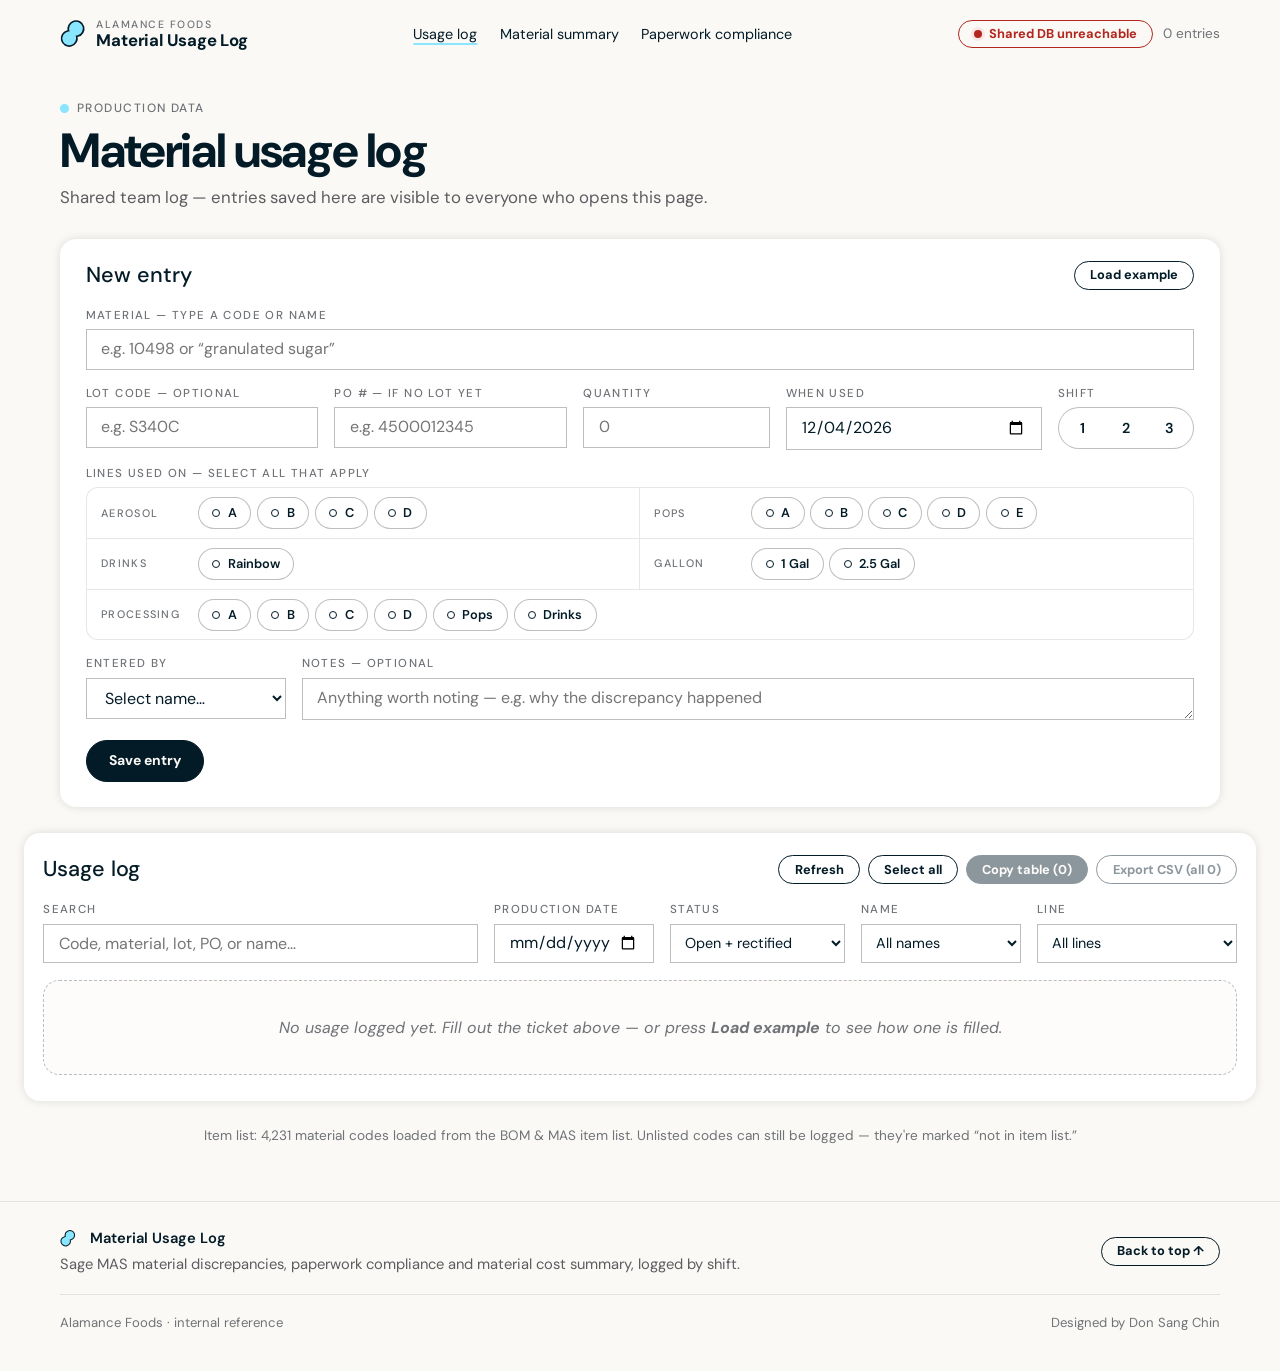
<file: index.html>
<!DOCTYPE html>
<html lang="en">
<head>
  <meta charset="UTF-8" />
  <meta name="viewport" content="width=device-width, initial-scale=1" />
  <title>Material Usage Log</title>
  <link rel="preconnect" href="https://fonts.googleapis.com" />
  <link rel="preconnect" href="https://fonts.gstatic.com" crossorigin />
  <link href="https://fonts.googleapis.com/css2?family=DM+Sans:ital,opsz,wght@0,9..40,400;0,9..40,500;0,9..40,700&display=swap" rel="stylesheet" />
  <link rel="stylesheet" href="styles.css?v=20261029b" />
</head>
<body id="top">
<svg class="defs-host" aria-hidden="true" focusable="false"><defs><symbol id="mark" viewBox="-1 -1 17 19"><path d="M14.33 3.697c.715 2.667-.89 5.415-3.586 6.137a5 5 0 0 1-.833.15l.019.068c.715 2.667-.89 5.415-3.586 6.137-2.695.723-5.46-.854-6.174-3.521C-.545 10 1.06 7.252 3.756 6.53q.418-.111.834-.15l-.02-.068C3.856 3.645 5.46.897 8.156.175s5.46.855 6.175 3.522"/></symbol></defs></svg>

  <header class="site-header">
    <div class="hcont">
      <a class="brand" href="index.html" aria-label="Material Usage Log, home">
        <svg class="brand-mark" aria-hidden="true"><use href="#mark"/></svg>
        <span class="brand-text"><span class="brand-eyebrow">Alamance Foods</span><span class="brand-name">Material Usage Log</span></span>
      </a>
      <nav class="site-nav" id="siteNav" aria-label="Pages">
        <a href="index.html" class="active" aria-current="page">Usage log</a>
        <a href="summary.html">Material summary</a>
        <a href="compliance.html">Paperwork compliance</a>
      </nav>
      <div class="hstat">
        <span class="pill pill-warn" id="statusPill"><span class="dot"></span><span id="statusText">Loading…</span></span>
        <span class="count" id="entryCount">0 entries</span>
      </div>
      <button class="menu-btn" id="menuBtn" type="button" aria-expanded="false" aria-controls="siteNav">Menu</button>
    </div>
  </header>

  <div class="main">
    <div class="page-head">
      <span class="eyebrow"><i></i>Production data</span>
      <h1>Material usage log</h1>
      <p class="lede" id="subline">Log what was used, when, and on which lines.</p>
    </div>
  </div>

  <main class="main">
    <!-- ================= new entry ================= -->
    <section class="card">
      <div class="card-head">
        <h2 class="label"><span class="sq"></span>New entry</h2>
        <div class="card-head-actions">
          <button class="ghost hidden" id="clearBtn" type="button">Clear</button>
          <button class="ghost" id="exampleBtn" type="button">Load example</button>
        </div>
      </div>

      <div class="example-note hidden" id="exampleNote">
        <strong>Example ticket:</strong> 250 of material <span class="mono">10498</span> (granulated sugar),
        lot <span class="mono">S340C</span>, used yesterday during shift 3 on Processing B and Processing C,
        with a note attached. Add your name, then press <strong>Save entry</strong> to log it — or
        <strong>Clear</strong> to start fresh.
      </div>

      <div class="field">
        <label class="flabel" for="matInput">Material — type a code or name</label>
        <div class="combo">
          <input
            id="matInput"
            class="input"
            placeholder="e.g. 10498 or &ldquo;granulated sugar&rdquo;"
            autocomplete="off"
          />
          <div class="drop hidden" id="matDrop"></div>
        </div>
        <div class="picked hidden" id="pickedBox">
          <span class="mono picked-code" id="pickedCode"></span>
          <span class="picked-desc" id="pickedDesc"></span>
        </div>
      </div>

      <div class="quad">
        <div class="field">
          <label class="flabel" for="lotInput">Lot code — optional</label>
          <input id="lotInput" class="input mono" placeholder="e.g. S340C" autocomplete="off" />
        </div>
        <div class="field">
          <label class="flabel" for="poInput">PO # — if no lot yet</label>
          <input id="poInput" class="input mono" placeholder="e.g. 4500012345" autocomplete="off" />
        </div>
        <div class="field">
          <label class="flabel" for="qtyInput">Quantity</label>
          <input id="qtyInput" class="input mono" type="number" min="0" step="any" inputmode="decimal" placeholder="0" />
        </div>
        <div class="field">
          <label class="flabel" for="dateInput">When used</label>
          <input id="dateInput" class="input mono" type="date" />
        </div>
        <div class="field">
          <span class="flabel">Shift</span>
          <div class="shift-group" id="shiftGroup">
            <button type="button" class="chip shift" data-shift="1" aria-pressed="false">1</button>
            <button type="button" class="chip shift" data-shift="2" aria-pressed="false">2</button>
            <button type="button" class="chip shift" data-shift="3" aria-pressed="false">3</button>
          </div>
        </div>
      </div>

      <div class="field">
        <span class="flabel">Lines used on — select all that apply</span>
        <div class="board" id="board"></div>
      </div>

      <div class="noterow">
        <div class="field">
          <label class="flabel" for="nameSelect">Entered by</label>
          <select id="nameSelect" class="input"></select>
          <input id="nameOther" class="input hidden" placeholder="Type your name" autocomplete="off" />
        </div>
        <div class="field">
          <label class="flabel" for="noteInput">Notes — optional</label>
          <textarea id="noteInput" class="input" rows="1" placeholder="Anything worth noting — e.g. why the discrepancy happened"></textarea>
        </div>
      </div>

      <div class="err hidden" id="errBox"></div>

      <div class="actions">
        <button class="save" id="saveBtn" type="button">Save entry</button>
        <span class="sel-summary" id="selSummary"></span>
      </div>
    </section>

  </main>

  <div class="main wide log-wide">
    <!-- ================= usage log ================= -->
    <section class="card">
      <div class="card-head">
        <h2 class="label"><span class="sq"></span>Usage log</h2>
        <div class="card-head-actions">
          <button class="ghost hidden" id="refreshBtn" type="button">Refresh</button>
          <button class="ghost" id="selectAllBtn" type="button" title="Select every open row currently shown">Select all</button>
          <button class="ghost hidden" id="clearSelBtn" type="button">Clear selection</button>
          <button class="ghost accent" id="copyTableBtn" type="button" disabled>Copy table (0)</button>
          <button class="ghost" id="exportBtn" type="button" disabled>Export CSV (0)</button>
        </div>
      </div>

      <div class="filters">
        <div class="f f-grow">
          <span class="fl">Search</span>
          <input id="searchInput" class="input" placeholder="Code, material, lot, PO, or name…" />
        </div>
        <div class="f">
          <span class="fl">Production date</span>
          <input id="dateFilter" class="input mono" type="date" />
        </div>
        <div class="f">
          <span class="fl">Status</span>
          <select id="statusFilter" class="input">
            <option value="recent">Open + rectified</option>
            <option value="open">Open only</option>
            <option value="resolved">Resolved only</option>
          </select>
        </div>
        <div class="f">
          <span class="fl">Name</span>
          <select id="nameFilter" class="input">
            <option value="">All names</option>
          </select>
        </div>
        <div class="f">
          <span class="fl">Line</span>
          <select id="lineFilter" class="input">
            <option value="">All lines</option>
          </select>
        </div>
      </div>

      <div id="logArea"></div>
    </section>

    <p class="foot">
      Item list: <span id="matCount">…</span> material codes loaded from the BOM &amp; MAS item list.
      Unlisted codes can still be logged — they're marked &ldquo;not in item list.&rdquo;
    </p>
  </div>

  

  <div class="modal-bg hidden" id="pwModal">
    <div class="modal">
      <h3 class="label"><span class="sq"></span>Export protected</h3>
      <p class="pw-note">Enter the export password to download the CSV.</p>
      <input type="password" id="pwInput" class="input" placeholder="Password" autocomplete="off" />
      <div class="pw-err hidden" id="pwErr">Wrong password — try again.</div>
      <div class="modal-actions">
        <button class="ghost" id="pwCancel" type="button">Cancel</button>
        <button class="save save-sm" id="pwOk" type="button">Export</button>
      </div>
    </div>
  </div>

  <footer class="site-foot">
    <div class="wrap">
      <div class="foot-act">
        <div class="fb"><svg class="foot-mark" aria-hidden="true"><use href="#mark"/></svg><b>Material Usage Log</b><span>Sage MAS material discrepancies, paperwork compliance and material cost summary, logged by shift.</span></div>
        <a class="btn secondary small" href="#top">Back to top &uarr;</a>
      </div>
      <div class="foot-meta"><span>Alamance Foods &middot; internal reference</span><span>Designed by Don Sang Chin</span></div>
    </div>
  </footer>

  <div class="toast hidden" id="toast"></div>

  <script src="site.js?v=20261029b"></script>
  <script src="config.js?v=20261029b"></script>
  <script src="materials.js?v=20261029b"></script>
  <script src="app.js?v=20261029b"></script>
</body>
</html>
</file>
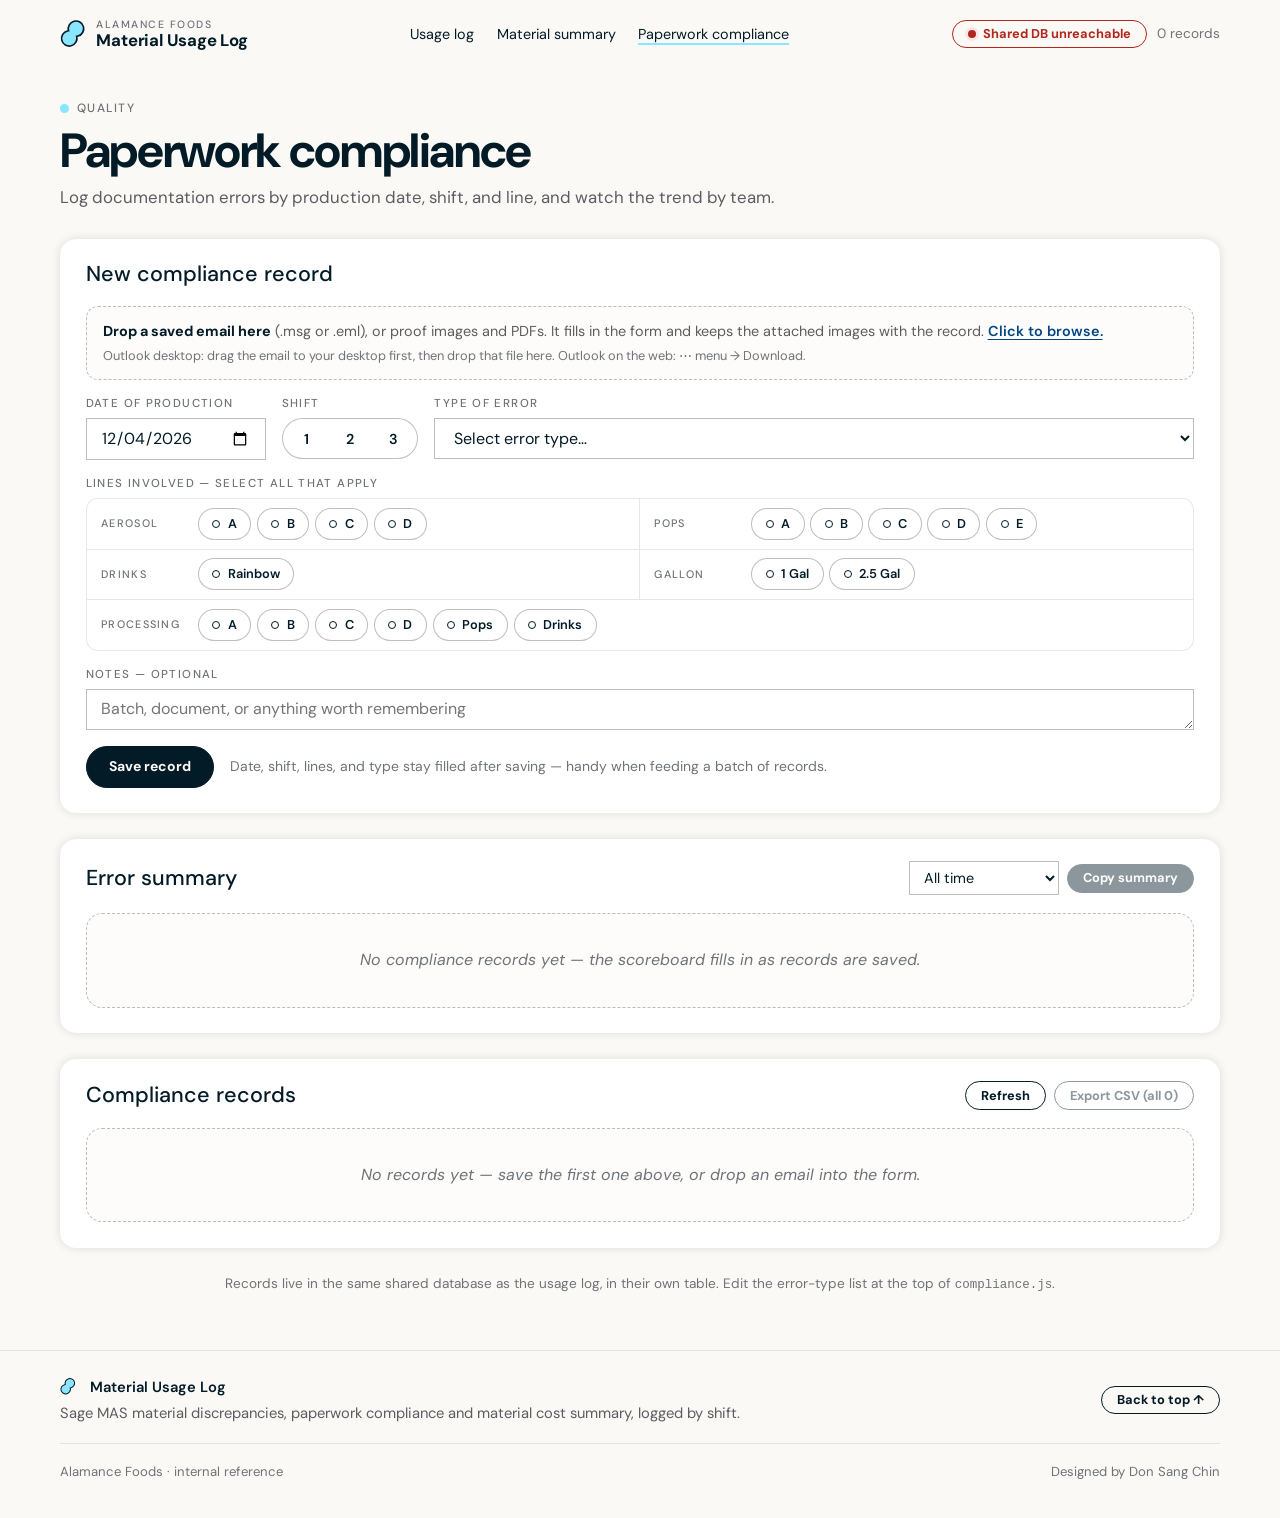
<file: compliance.html>
<!DOCTYPE html>
<html lang="en">
<head>
  <meta charset="UTF-8" />
  <meta name="viewport" content="width=device-width, initial-scale=1" />
  <title>Paperwork Compliance — Material Usage Log</title>
  <link rel="preconnect" href="https://fonts.googleapis.com" />
  <link rel="preconnect" href="https://fonts.gstatic.com" crossorigin />
  <link href="https://fonts.googleapis.com/css2?family=DM+Sans:ital,opsz,wght@0,9..40,400;0,9..40,500;0,9..40,700&display=swap" rel="stylesheet" />
  <link rel="stylesheet" href="styles.css?v=20261029a" />
</head>
<body id="top">
<svg class="defs-host" aria-hidden="true" focusable="false"><defs><symbol id="mark" viewBox="-1 -1 17 19"><path d="M14.33 3.697c.715 2.667-.89 5.415-3.586 6.137a5 5 0 0 1-.833.15l.019.068c.715 2.667-.89 5.415-3.586 6.137-2.695.723-5.46-.854-6.174-3.521C-.545 10 1.06 7.252 3.756 6.53q.418-.111.834-.15l-.02-.068C3.856 3.645 5.46.897 8.156.175s5.46.855 6.175 3.522"/></symbol></defs></svg>

  <header class="site-header">
    <div class="hcont">
      <a class="brand" href="index.html" aria-label="Material Usage Log, home">
        <svg class="brand-mark" aria-hidden="true"><use href="#mark"/></svg>
        <span class="brand-text"><span class="brand-eyebrow">Alamance Foods</span><span class="brand-name">Material Usage Log</span></span>
      </a>
      <nav class="site-nav" id="siteNav" aria-label="Pages">
        <a href="index.html">Usage log</a>
        <a href="summary.html">Material summary</a>
        <a href="compliance.html" class="active" aria-current="page">Paperwork compliance</a>
      </nav>
      <div class="hstat">
        <span class="pill pill-warn" id="statusPill"><span class="dot"></span><span id="statusText">Loading…</span></span>
        <span class="count" id="entryCount">0 records</span>
      </div>
      <button class="menu-btn" id="menuBtn" type="button" aria-expanded="false" aria-controls="siteNav">Menu</button>
    </div>
  </header>

  <div class="main">
    <div class="page-head">
      <span class="eyebrow"><i></i>Quality</span>
      <h1>Paperwork compliance</h1>
      <p class="lede">Log documentation errors by production date, shift, and line, and watch the trend by team.</p>
    </div>
  </div>

  <main class="main">
    <!-- ================= new record ================= -->
    <section class="card" id="dropCard">
      <div class="card-head">
        <h2 class="label"><span class="sq"></span>New compliance record</h2>
        <div class="card-head-actions">
          <button class="ghost hidden" id="clearBtn" type="button">Clear</button>
        </div>
      </div>

      <div class="dropzone" id="dropZone" tabindex="0">
        <strong>Drop a saved email here</strong> (.msg or .eml), or proof images and PDFs. It fills in the form
        and keeps the attached images with the record. <span class="dz-browse">Click to browse.</span>
        <span class="dz-tip">Outlook desktop: drag the email to your desktop first, then drop that file here.
        Outlook on the web: &#8943; menu &rarr; Download.</span>
        <input type="file" id="fileInput" class="hidden" multiple
          accept=".msg,.eml,image/*,application/pdf" />
      </div>
      <div class="staged hidden" id="stagedArea"></div>

      <div class="quad quad-c">
        <div class="field">
          <label class="flabel" for="dateInput">Date of production</label>
          <input id="dateInput" class="input mono" type="date" />
        </div>
        <div class="field">
          <span class="flabel">Shift</span>
          <div class="shift-group" id="shiftGroup">
            <button type="button" class="chip shift" data-shift="1" aria-pressed="false">1</button>
            <button type="button" class="chip shift" data-shift="2" aria-pressed="false">2</button>
            <button type="button" class="chip shift" data-shift="3" aria-pressed="false">3</button>
          </div>
        </div>
        <div class="field f-grow2">
          <label class="flabel" for="typeSel">Type of error</label>
          <select id="typeSel" class="input"></select>
          <input id="typeOther" class="input hidden" placeholder="Describe the error type" autocomplete="off" />
        </div>
      </div>

      <div class="field">
        <span class="flabel">Lines involved — select all that apply</span>
        <div class="board" id="board"></div>
      </div>

      <div class="field">
        <label class="flabel" for="noteInput">Notes — optional</label>
        <textarea id="noteInput" class="input" rows="1" placeholder="Batch, document, or anything worth remembering"></textarea>
      </div>

      <div class="err hidden" id="errBox"></div>

      <div class="actions">
        <button class="save" id="saveBtn" type="button">Save record</button>
        <span class="sel-summary">Date, shift, lines, and type stay filled after saving — handy when feeding a batch of records.</span>
      </div>
    </section>
  </main>

  <div class="main wide">
    <!-- ================= scoreboard ================= -->
    <section class="card">
      <div class="card-head">
        <h2 class="label"><span class="sq"></span>Error summary</h2>
        <div class="card-head-actions">
          <select id="periodSel" class="input input-slim">
            <option value="all">All time</option>
            <option value="90">Last 90 days</option>
            <option value="30">Last 30 days</option>
          </select>
          <button class="ghost accent" id="copySummaryBtn" type="button" disabled>Copy summary</button>
        </div>
      </div>
      <div id="statsArea"></div>
    </section>

    <!-- ================= records ================= -->
    <section class="card">
      <div class="card-head">
        <h2 class="label"><span class="sq"></span>Compliance records</h2>
        <div class="card-head-actions">
          <button class="ghost hidden" id="refreshBtn" type="button">Refresh</button>
          <button class="ghost" id="exportBtn" type="button" disabled>Export CSV (all 0)</button>
        </div>
      </div>
      <div id="logArea"></div>
    </section>

    <p class="foot">
      Records live in the same shared database as the usage log, in their own table. Edit the error-type
      list at the top of <span class="mono">compliance.js</span>.
    </p>
  </div>

  

  <div class="modal-bg hidden" id="detailModal">
    <div class="modal modal-wide">
      <div class="card-head">
        <h3 class="label"><span class="sq"></span>Record details</h3>
        <button class="ghost sm" id="detailClose" type="button">Close</button>
      </div>
      <div id="detailBody"></div>
    </div>
  </div>

  <div class="modal-bg hidden" id="pwModal">
    <div class="modal">
      <h3 class="label"><span class="sq"></span>Export protected</h3>
      <p class="pw-note">Enter the export password to download the CSV.</p>
      <input type="password" id="pwInput" class="input" placeholder="Password" autocomplete="off" />
      <div class="pw-err hidden" id="pwErr">Wrong password — try again.</div>
      <div class="modal-actions">
        <button class="ghost" id="pwCancel" type="button">Cancel</button>
        <button class="save save-sm" id="pwOk" type="button">Export</button>
      </div>
    </div>
  </div>

  <footer class="site-foot">
    <div class="wrap">
      <div class="foot-act">
        <div class="fb"><svg class="foot-mark" aria-hidden="true"><use href="#mark"/></svg><b>Material Usage Log</b><span>Sage MAS material discrepancies, paperwork compliance and material cost summary, logged by shift.</span></div>
        <a class="btn secondary small" href="#top">Back to top &uarr;</a>
      </div>
      <div class="foot-meta"><span>Alamance Foods &middot; internal reference</span><span>Designed by Don Sang Chin</span></div>
    </div>
  </footer>

  <div class="toast hidden" id="toast"></div>

  <script src="site.js?v=20261029a"></script>
  <script src="config.js?v=20261029a"></script>
  <script src="msgcfb.js?v=20261029a"></script>
  <script src="compliance.js?v=20261029a"></script>
</body>
</html>
</file>
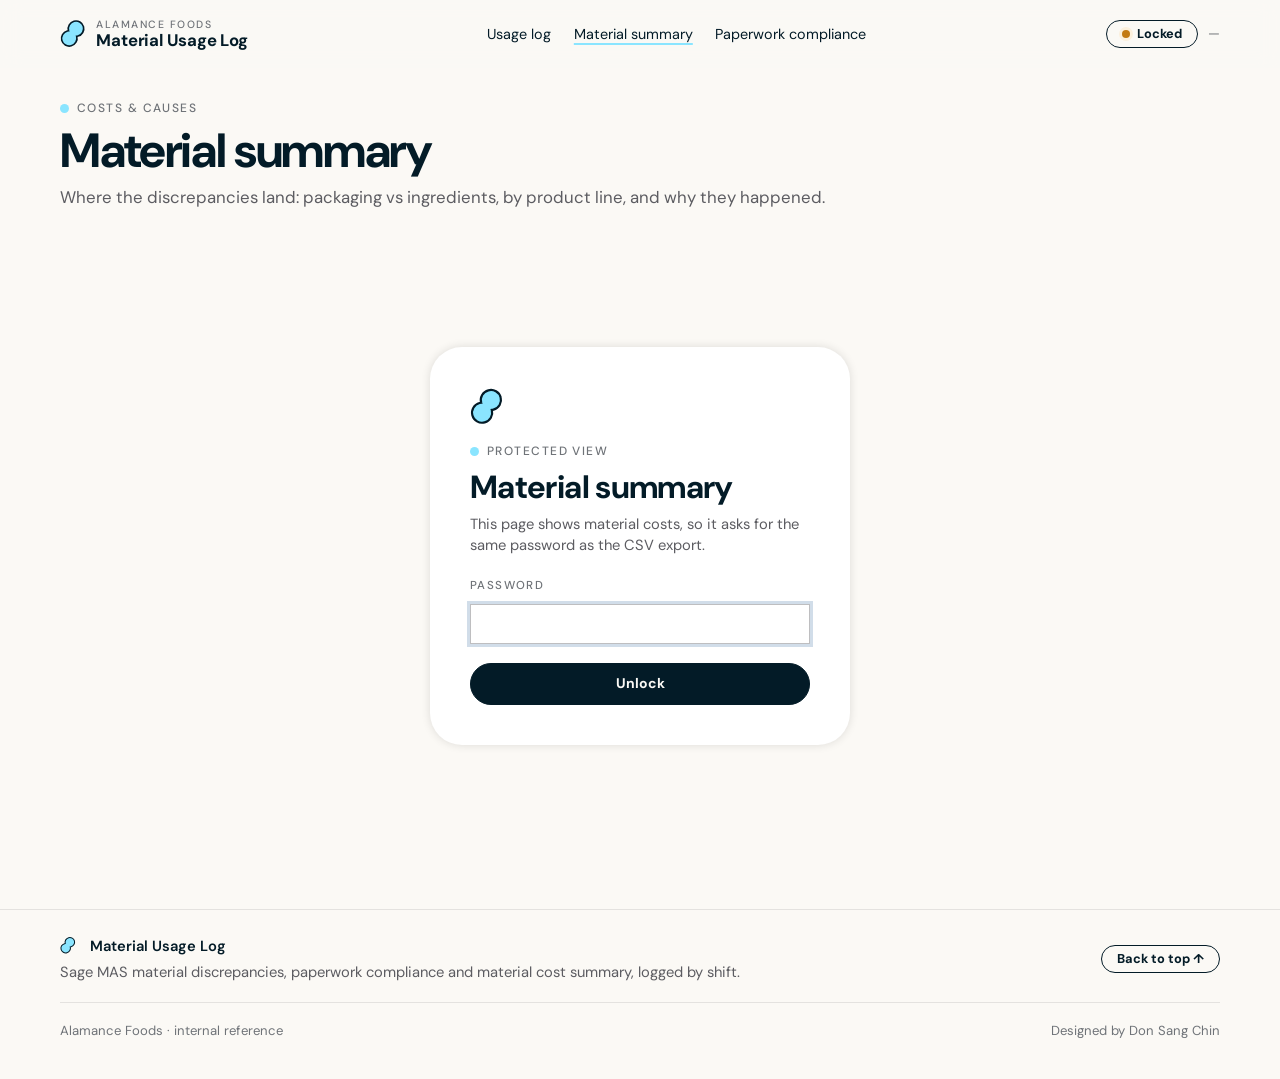
<file: summary.html>
<!DOCTYPE html>
<html lang="en">
<head>
  <meta charset="UTF-8" />
  <meta name="viewport" content="width=device-width, initial-scale=1" />
  <title>Material Summary — Usage Log</title>
  <link rel="preconnect" href="https://fonts.googleapis.com" />
  <link rel="preconnect" href="https://fonts.gstatic.com" crossorigin />
  <link href="https://fonts.googleapis.com/css2?family=DM+Sans:ital,opsz,wght@0,9..40,400;0,9..40,500;0,9..40,700&display=swap" rel="stylesheet" />
  <link rel="stylesheet" href="styles.css?v=20261029a" />
</head>
<body id="top">
<svg class="defs-host" aria-hidden="true" focusable="false"><defs><symbol id="mark" viewBox="-1 -1 17 19"><path d="M14.33 3.697c.715 2.667-.89 5.415-3.586 6.137a5 5 0 0 1-.833.15l.019.068c.715 2.667-.89 5.415-3.586 6.137-2.695.723-5.46-.854-6.174-3.521C-.545 10 1.06 7.252 3.756 6.53q.418-.111.834-.15l-.02-.068C3.856 3.645 5.46.897 8.156.175s5.46.855 6.175 3.522"/></symbol></defs></svg>

  <header class="site-header">
    <div class="hcont">
      <a class="brand" href="index.html" aria-label="Material Usage Log, home">
        <svg class="brand-mark" aria-hidden="true"><use href="#mark"/></svg>
        <span class="brand-text"><span class="brand-eyebrow">Alamance Foods</span><span class="brand-name">Material Usage Log</span></span>
      </a>
      <nav class="site-nav" id="siteNav" aria-label="Pages">
        <a href="index.html">Usage log</a>
        <a href="summary.html" class="active" aria-current="page">Material summary</a>
        <a href="compliance.html">Paperwork compliance</a>
      </nav>
      <div class="hstat">
        <span class="pill pill-warn" id="statusPill"><span class="dot"></span><span id="statusText">Locked</span></span>
        <span class="count" id="entryCount">&mdash;</span>
      </div>
      <button class="menu-btn" id="menuBtn" type="button" aria-expanded="false" aria-controls="siteNav">Menu</button>
    </div>
  </header>

  <div class="main">
    <div class="page-head">
      <span class="eyebrow"><i></i>Costs &amp; causes</span>
      <h1>Material summary</h1>
      <p class="lede">Where the discrepancies land: packaging vs ingredients, by product line, and why they happened.</p>
    </div>
  </div>

  <!-- password gate (same card as the gas report's sign-in) -->
  <main class="main" id="gateArea">
    <section class="card gate-card">
      <svg class="signin-mark" aria-hidden="true"><use href="#mark"/></svg>
      <span class="eyebrow"><i></i>Protected view</span>
      <h2>Material summary</h2>
      <p class="pw-note">This page shows material costs, so it asks for the same password as the CSV export.</p>
      <label class="flabel" for="gateInput">Password</label>
      <input type="password" id="gateInput" class="input" autocomplete="off" />
      <button class="save" id="gateBtn" type="button">Unlock</button>
      <div class="pw-err hidden" id="gateErr">Wrong password &mdash; try again.</div>
    </section>
  </main>

  <!-- summary (revealed after unlock) -->
  <div class="main wide hidden" id="sumArea">
    <section class="card">
      <div class="card-head">
        <h2 class="label"><span class="sq"></span>Totals by material type</h2>
        <div class="card-head-actions">
          <select id="periodSel" class="input input-slim" title="Period">
            <option value="all">All time</option>
            <option value="90">Last 90 days</option>
            <option value="30">Last 30 days</option>
          </select>
          <select id="metricSel" class="input input-slim" title="What the numbers show">
            <option value="count">Count of entries</option>
            <option value="value">Value ($)</option>
          </select>
          <button class="ghost" id="refreshBtn" type="button">Refresh</button>
          <button class="ghost accent" id="copySumBtn" type="button" disabled>Copy summary</button>
          <button class="ghost" id="exportBtn" type="button" disabled>Export CSV</button>
          <button class="ghost accent" id="reportBtn" type="button" disabled>One-page report</button>
        </div>
      </div>
      <div id="totalsArea"></div>
    </section>

    <section class="card">
      <div class="card-head">
        <h2 class="label"><span class="sq"></span>Why the entries happened</h2>
        <span class="sel-summary">Read from the notes on each entry.</span>
      </div>
      <div id="reasonsArea"></div>
    </section>

    <section class="card">
      <div class="card-head">
        <h2 class="label"><span class="sq"></span>Month over month</h2>
        <span class="sel-summary">Change compares each month with the one before it.</span>
      </div>
      <div id="monthlyArea"></div>
    </section>

    <section class="card">
      <div class="card-head">
        <h2 class="label"><span class="sq"></span>Week by week</h2>
        <span class="sel-summary">Weeks run Monday–Sunday, by production date.</span>
      </div>
      <div id="weeklyArea"></div>
    </section>

    <section class="card">
      <div class="card-head">
        <h2 class="label"><span class="sq"></span>Most-affected items</h2>
        <span class="sel-summary">Top 15 by the selected measure.</span>
      </div>
      <div id="topArea"></div>
    </section>

    <p class="foot">
      Categories come from the item description prefix — <span class="mono">PK</span> packaging,
      <span class="mono">IN</span> ingredients, then A aerosol, P pops, D drinks, W water. Edit the
      labels or add rules at the top of <span class="mono">taxonomy.js</span>.
    </p>
  </div>

  <footer class="site-foot">
    <div class="wrap">
      <div class="foot-act">
        <div class="fb"><svg class="foot-mark" aria-hidden="true"><use href="#mark"/></svg><b>Material Usage Log</b><span>Sage MAS material discrepancies, paperwork compliance and material cost summary, logged by shift.</span></div>
        <a class="btn secondary small" href="#top">Back to top &uarr;</a>
      </div>
      <div class="foot-meta"><span>Alamance Foods &middot; internal reference</span><span>Designed by Don Sang Chin</span></div>
    </div>
  </footer>

  <div id="reportArea"></div>

  <div class="toast hidden" id="toast"></div>

  <script src="site.js?v=20261029a"></script>
  <script src="config.js?v=20261029a"></script>
  <script src="materials.js?v=20261029a"></script>
  <script src="taxonomy.js?v=20261029a"></script>
  <script src="notes.js?v=20261029a"></script>
  <script src="summary.js?v=20261029a"></script>
</body>
</html>
</file>
<file: styles.css>
/* Material Usage Log — styled to match the Gas Blend Scrap Factor Report.
   Tokens, type, header, buttons, inputs and tables follow that report's design system
   (one 1240px column under a frosted sticky header, DM Sans, navy pill buttons).
   Class names are the ones app.js / compliance.js / summary.js already use. Single light theme. */
:root {
  color-scheme: light;
  /* surfaces */
  --bg: #fbf9f5; --panel: #ffffff; --pale: #d4f1ff; --sand: #efe7da;
  /* text */
  --ink: #031b27; --body: #5c5c61; --ink-2: #6f7378; --on-dark: #fbf9f5;
  /* brand */
  --navy: #031b27; --primary: #014583; --sky: #8ae5ff; --denim: #457a94; --lime: #e2fa8b;
  /* data */
  --c-line: #2563b0; --d-line: #22a7c4;
  --waste: #c27a12; --danger: #b3261e; --ok: #147a6e; --ok-soft: #dff2ef; --warn-soft: #fbf0dc; --bad-soft: #fbe7e7;
  /* lines */
  --line: color-mix(in srgb, #5c5c61 15%, transparent);
  --line-strong: color-mix(in srgb, #5c5c61 40%, transparent);
  /* shape & depth */
  --radius: 1rem; --radius-lg: 2rem; --shadow: 0 0 10px rgba(0,0,0,.12); --lift: 0 8px 24px rgba(3,27,39,.12);
  /* motion */
  --ease: .2s ease-in-out; --spring: cubic-bezier(.16,1,.3,1);
  /* type */
  --font: "DM Sans", "Helvetica Neue", Helvetica, Arial, sans-serif;
  --mono: ui-monospace, "SF Mono", Menlo, Consolas, monospace;
  --hdr: 68px;
}
*, *::before, *::after { box-sizing: border-box; }
html { scroll-padding-top: calc(var(--hdr) + 24px); }
html, body { overflow-x: clip; }
body { margin: 0; min-height: 100vh; background: var(--bg); color: var(--body); font-family: var(--font); font-size: 16px; line-height: 1.4; font-variant-numeric: tabular-nums; -webkit-font-smoothing: antialiased; -moz-osx-font-smoothing: grayscale; }
.hidden, [hidden] { display: none !important; }
h1, h2, h3, h4 { color: var(--ink); font-weight: 500; text-wrap: balance; margin: 0; }
h1 { font-size: clamp(1.6rem, 2.6vw, 2.1rem); line-height: 1.2; }
h2 { font-size: 1.5rem; line-height: 1.25; }
h3 { font-size: 1.1rem; line-height: 1.3; }
p { margin: 0; text-wrap: pretty; }
a { color: var(--primary); }
img, svg { max-width: 100%; }
:focus-visible { outline: 3px solid var(--primary); outline-offset: 2px; }
.mono { font-family: var(--mono); font-size: .92em; }
.defs-host { position: absolute; width: 0; height: 0; overflow: hidden; }

/* ---------- type helpers ---------- */
.eyebrow { display: flex; align-items: center; gap: .5rem; font-size: .75rem; font-weight: 500; letter-spacing: .12em; text-transform: uppercase; color: var(--ink-2); margin: 0; }
.eyebrow i { width: 9px; height: 9px; border-radius: 50%; background: var(--sky); display: inline-block; flex: none; }
.lede { color: var(--body); max-width: 68ch; }

/* ---------- buttons (gas report .btn system) ---------- */
button { font: inherit; cursor: pointer; }
.btn, .save, .ghost {
  display: inline-flex; align-items: center; justify-content: center; gap: .5rem;
  font: inherit; font-weight: 700; line-height: 1.1; border-radius: 2rem;
  text-decoration: none; cursor: pointer; white-space: nowrap; transition: all var(--ease);
}
/* primary: navy pill */
.btn, .save, .ghost.accent { font-size: .875rem; padding: .75rem 1.4rem; background: var(--navy); color: var(--on-dark); border: 1px solid var(--navy); }
.btn:hover, .save:hover:not(:disabled), .ghost.accent:hover:not(:disabled) { background: var(--primary); border-color: var(--primary); color: var(--on-dark); }
/* secondary: outlined pill */
.btn.secondary, .ghost { font-size: .875rem; padding: .75rem 1.4rem; background: transparent; color: var(--ink); border: 1px solid currentColor; }
.btn.secondary:hover, .ghost:hover:not(:disabled) { background: var(--primary); color: var(--on-dark); border-color: var(--primary); }
/* the small size used in toolbars */
.btn.small, .ghost, .ghost.accent, .save-sm { padding: .4rem .95rem; font-size: .8rem; }
/* row actions inside tables: smaller still */
.ghost.sm { padding: .28rem .62rem; font-size: .72rem; border-color: var(--line-strong); }
.ghost.sm:hover:not(:disabled) { border-color: var(--primary); }
/* destructive confirm */
.ghost.danger, .ghost.sm.danger { background: var(--bad-soft); color: var(--danger); border-color: transparent; }
.ghost.danger:hover:not(:disabled) { background: var(--danger); color: #fff; border-color: var(--danger); }
.btn[disabled], .save:disabled, .ghost:disabled { opacity: .45; cursor: not-allowed; }
.save:disabled { cursor: progress; }

/* ---------- inputs (square, like the gas report) ---------- */
.input, select, textarea, input:not([type="checkbox"]):not([type="radio"]):not([type="file"]) {
  font: inherit; color: var(--ink); background: var(--panel); border: 1px solid var(--line-strong);
  border-radius: 0; padding: .5em .9em; transition: border-color var(--ease), box-shadow var(--ease); min-width: 0;
}
.input { width: 100%; }
.input:focus, select:focus, textarea:focus, input:focus { outline: none; border-color: var(--primary); box-shadow: 0 0 0 3px color-mix(in srgb, var(--primary) 18%, transparent); }
.input.mono { font-family: var(--mono); font-size: .95rem; }
textarea.input { resize: vertical; min-height: 2.6rem; height: 2.6rem; line-height: 1.35; }
.input-slim { width: auto; min-width: 150px; padding: .42em .7em; font-size: .9rem; }
input[type="checkbox"] { accent-color: var(--navy); }

/* ---------- header (frosted, sticky) ---------- */
.site-header { position: sticky; top: env(safe-area-inset-top, 0px); z-index: 40; height: var(--hdr); background: color-mix(in srgb, var(--bg) 80%, transparent); -webkit-backdrop-filter: blur(10px); backdrop-filter: blur(10px); transition: box-shadow .3s ease-in-out; }
body.scrolled .site-header { box-shadow: 0 0 30px rgba(0,0,0,.1); }
.hcont { max-width: 1240px; height: 100%; margin: 0 auto; padding-inline: 2.5rem; display: flex; align-items: center; gap: 1.1rem; position: relative; }
.brand { display: flex; align-items: center; gap: .65rem; text-decoration: none; color: var(--ink); flex: none; }
.brand-mark { width: 26px; height: 30px; fill: var(--sky); stroke: var(--ink); stroke-width: 1.1; overflow: visible; transition: transform .6s var(--spring); }
.brand:hover .brand-mark { transform: rotate(-14deg) scale(1.06); }
.brand-text { display: flex; flex-direction: column; line-height: 1.1; }
.brand-eyebrow { font-size: .66rem; letter-spacing: .14em; text-transform: uppercase; color: var(--ink-2); font-weight: 500; }
.brand-name { font-size: 1.05rem; font-weight: 700; letter-spacing: -.012em; white-space: nowrap; }
.site-nav { display: flex; gap: 1.4rem; flex: 1 1 auto; justify-content: center; font-size: .9rem; }
.site-nav a { color: var(--ink); text-decoration: none; padding: .5rem 0; text-underline-offset: 4px; transition: all var(--ease); white-space: nowrap; }
.site-nav a:hover { text-decoration: underline; }
.site-nav a.active { text-decoration: underline; text-decoration-color: var(--sky); text-decoration-thickness: 2px; }
.hstat { display: flex; align-items: center; gap: .6rem; flex: none; }
.menu-btn { display: none; font-size: .8rem; font-weight: 700; padding: .45rem 1rem; border-radius: 2rem; border: 1px solid currentColor; background: transparent; color: var(--ink); cursor: pointer; }
/* status pill (set by the page scripts: pill + pill-ok / pill-warn / pill-err) */
.pill { display: inline-flex; align-items: center; gap: .45rem; font-size: .8rem; font-weight: 700; line-height: 1.1; padding: .4rem .95rem; border-radius: 2rem; border: 1px solid var(--ink); color: var(--ink); white-space: nowrap; }
.pill .dot { width: 8px; height: 8px; border-radius: 50%; flex: none; background: var(--ink-2); }
.pill-ok .dot { background: var(--ok); box-shadow: 0 0 0 3px var(--ok-soft); }
.pill-warn .dot { background: var(--waste); box-shadow: 0 0 0 3px var(--warn-soft); }
.pill-err { color: var(--danger); border-color: var(--danger); }
.pill-err .dot { background: var(--danger); box-shadow: 0 0 0 3px var(--bad-soft); }
.count { font-size: .85rem; color: var(--ink-2); white-space: nowrap; }
@media (max-width: 1100px) { .count { display: none; } }
@media (max-width: 900px) {
  .menu-btn { display: inline-flex; }
  .hstat { margin-left: auto; }
  .site-nav { display: none; position: absolute; top: var(--hdr); left: 0; right: 0; flex-direction: column; gap: 0; padding: .5rem 1rem 1rem; background: var(--bg); box-shadow: 0 18px 30px rgba(3,27,39,.12); }
  .site-nav.open { display: flex; animation: pageIn .35s var(--spring); }
  .site-nav a { padding: .8rem .5rem; border-bottom: 1px solid var(--line); font-size: 1rem; }
  .hcont { padding-inline: 1rem; gap: .6rem; }
}
@media (max-width: 520px) { .brand-eyebrow { display: none; } .brand-name { font-size: .95rem; } .pill { padding: .5rem; } #statusText { display: none; } }

/* ---------- page shell ---------- */
.main { max-width: 1240px; margin: 0 auto; padding: 0 2.5rem; display: flex; flex-direction: column; gap: 1.6rem; animation: pageIn .7s var(--spring) backwards; }
.main + .main, .main.wide { padding-top: 1.6rem; }
.main.wide.log-wide { max-width: 1520px; }
@media (max-width: 1440px) { .main.wide.log-wide { padding-inline: 1.5rem; } .main.wide.log-wide .card { padding-inline: 1.2rem; } }
@media (max-width: 700px) { .main { padding-inline: 1rem; } }
@keyframes pageIn { from { opacity: 0; transform: translateY(18px); } to { opacity: 1; transform: none; } }
.page-head { display: flex; flex-direction: column; gap: .6rem; margin: 2rem 0 .2rem; max-width: 860px; }
.page-head h1 { font-weight: 700; font-size: clamp(2rem, 4vw, 3rem); line-height: 1.05; letter-spacing: -.028em; }
.page-head .lede { font-size: 1.05rem; }

/* panels */
.card { background: var(--panel); border-radius: var(--radius); box-shadow: var(--shadow); padding: 1.4rem 1.6rem 1.6rem; min-width: 0; }
@media (max-width: 700px) { .card { padding: 1.1rem 1rem 1.2rem; } }
.card-head { display: flex; justify-content: space-between; align-items: center; gap: .75rem 1rem; flex-wrap: wrap; margin-bottom: 1.1rem; }
.card-head-actions { display: flex; gap: .5rem; flex-wrap: wrap; align-items: center; }
.label { font-size: 1.35rem; font-weight: 500; color: var(--ink); line-height: 1.25; display: flex; align-items: center; gap: .55rem; }
.sq { display: none; }
.sel-summary { font-size: .875rem; color: var(--ink-2); }

/* ---------- form ---------- */
.field { display: flex; flex-direction: column; gap: .35rem; min-width: 0; margin-bottom: 1rem; }
.flabel { display: block; font-size: .72rem; font-weight: 500; letter-spacing: .12em; text-transform: uppercase; color: var(--ink-2); }
.quad { display: grid; grid-template-columns: 1fr 1fr .8fr 1.1fr auto; gap: 0 1rem; }
.quad-c { grid-template-columns: 180px auto 1fr; }
@media (max-width: 760px) { .quad, .quad-c { grid-template-columns: 1fr 1fr; } }
.noterow { display: grid; grid-template-columns: 200px 1fr; gap: 0 1rem; }
@media (max-width: 760px) { .noterow { grid-template-columns: 1fr; } }
#nameOther, .f-grow2 select + input { margin-top: .4rem; }
.actions { display: flex; align-items: center; gap: 1rem; flex-wrap: wrap; margin-top: .3rem; }
.err { background: var(--bad-soft); color: var(--danger); border-radius: .75rem; padding: .7rem 1rem; font-size: .9rem; margin-bottom: 1rem; }
.example-note { background: color-mix(in srgb, var(--pale) 55%, #fff); border-radius: .75rem; padding: .8rem 1rem; font-size: .9rem; color: var(--ink); margin-bottom: 1rem; }

/* shift picker = the gas report's segmented toggle */
.shift-group { display: inline-flex; flex-wrap: nowrap; align-self: flex-start; background: var(--panel); border: 1px solid var(--line-strong); border-radius: 999px; padding: 3px; gap: 2px; }
.shift-group .chip { border: 0; background: transparent; color: var(--ink); padding: .42rem 1rem; font-size: .9rem; font-weight: 600; border-radius: 999px; min-width: 2.6rem; justify-content: center; transition: all .35s var(--spring); }
.shift-group .chip:hover:not(.on) { background: var(--pale); }
.shift-group .chip.on { background: var(--navy); color: var(--on-dark); }

/* line board: rows of gas-style filter chips */
.board { border: 1px solid var(--line); border-radius: .75rem; overflow: hidden; background: var(--panel); }
.board-row { display: flex; align-items: center; gap: .8rem; padding: .55rem .9rem; }
.board-row + .board-row { border-top: 1px solid var(--line); }
.gname { font-size: .68rem; font-weight: 500; letter-spacing: .12em; text-transform: uppercase; color: var(--ink-2); flex: none; width: 84px; }
.chips { display: flex; gap: .35rem; flex-wrap: wrap; }
.chip { display: inline-flex; align-items: center; gap: .45rem; font: inherit; font-size: .8rem; font-weight: 600; padding: .38rem .85rem; border-radius: 999px; border: 1px solid var(--line-strong); background: var(--panel); color: var(--ink); cursor: pointer; transition: all var(--ease); white-space: nowrap; }
.chip:hover { border-color: var(--primary); color: var(--primary); }
.chip .lamp { width: 8px; height: 8px; border-radius: 50%; border: 1.5px solid currentColor; background: transparent; transition: background var(--ease); }
.chip.on { background: var(--navy); color: var(--on-dark); border-color: var(--navy); }
.chip.on .lamp { background: var(--sky); border-color: var(--sky); }
@media (min-width: 760px) {
  .board { display: grid; grid-template-columns: 1fr 1fr; }
  .board-row + .board-row { border-top: 0; }
  .board-row:nth-child(n + 3) { border-top: 1px solid var(--line); }
  .board-row:nth-child(odd):not(.full) { border-right: 1px solid var(--line); }
  .board-row.full { grid-column: 1 / -1; }
}
@media (max-width: 560px) { .board-row { flex-direction: column; align-items: flex-start; gap: .4rem; } .gname { width: auto; } }

/* material combobox */
.combo { position: relative; }
.drop { position: absolute; z-index: 30; top: calc(100% + 6px); left: 0; right: 0; background: var(--panel); border-radius: .75rem; box-shadow: var(--lift), 0 0 0 1px var(--line); max-height: 300px; overflow-y: auto; }
.opt { display: flex; gap: .9rem; width: 100%; text-align: left; padding: .6rem .9rem; font: inherit; font-size: .9rem; border: 0; border-bottom: 1px solid var(--line); background: transparent; color: var(--ink); align-items: baseline; cursor: pointer; }
.opt:last-child { border-bottom: 0; }
.opt.hi, .opt:hover { background: color-mix(in srgb, var(--pale) 60%, #fff); }
.opt-code { font-family: var(--mono); font-weight: 600; flex: none; min-width: 72px; }
.opt-desc { color: var(--body); }
.more { padding: .55rem .9rem; font-size: .8rem; color: var(--ink-2); background: color-mix(in srgb, var(--bg) 70%, #fff); }
.picked { display: flex; gap: .9rem; align-items: baseline; margin-top: .45rem; padding: .6rem .9rem; background: color-mix(in srgb, var(--pale) 55%, #fff); border-radius: .75rem; color: var(--ink); }
.picked-code { font-family: var(--mono); font-weight: 600; }
.picked-desc { font-size: .95rem; }

/* ---------- filters bar ---------- */
.filters { display: grid; grid-template-columns: 1fr 160px 175px 160px 200px; gap: .75rem 1rem; margin-bottom: 1.1rem; align-items: end; }
.filters .f { display: flex; flex-direction: column; gap: .35rem; min-width: 0; }
.fl { font-size: .72rem; font-weight: 500; letter-spacing: .12em; text-transform: uppercase; color: var(--ink-2); }
.filters .input { padding: .42em .7em; font-size: .9rem; height: 2.45rem; }
@media (max-width: 980px) { .filters { grid-template-columns: 1fr 1fr; } .filters .f-grow { grid-column: 1 / -1; } }
@media (max-width: 560px) { .filters { grid-template-columns: 1fr; } }

/* ---------- tables (gas report table.data) ---------- */
.tbl-wrap { overflow-x: auto; border-radius: var(--radius); box-shadow: 0 0 0 1px var(--line); background: var(--panel); max-width: 100%; }
.tbl { border-collapse: separate; border-spacing: 0; width: 100%; background: var(--panel); font-size: .9rem; min-width: 960px; }
.tbl th { position: sticky; top: 0; z-index: 1; background: var(--pale); color: var(--ink); font-size: .68rem; font-weight: 500; letter-spacing: .12em; text-transform: uppercase; text-align: left; padding: .7rem .7rem; white-space: normal; vertical-align: bottom; line-height: 1.25; }
.tbl th.c-sel, .tbl th.c-r { vertical-align: middle; }
.tbl td { padding: .6rem .7rem; border-bottom: 1px solid var(--line); vertical-align: top; color: var(--ink); text-align: left; }
.tbl tr:last-child td { border-bottom: 0; }
.tbl th.c-qty, .tbl td.c-qty, .tbl th.mx-n, .tbl td.mx-n { text-align: right; }
.tbl td.c-act { text-align: right; }
.tbl tbody tr { cursor: pointer; transition: background-color var(--ease); }
.tbl tbody tr:hover > td { background: color-mix(in srgb, var(--pale) 30%, #fff); }
/* day band */
.tbl tr.grp > td { background: color-mix(in srgb, var(--sand) 55%, #fff); border-bottom: 1px solid var(--line); font-size: .7rem; font-weight: 500; letter-spacing: .12em; text-transform: uppercase; color: var(--ink); padding-top: .55rem; padding-bottom: .55rem; }
.tbl tr.grp:hover > td { background: color-mix(in srgb, var(--sand) 75%, #fff); }
/* selected for copy */
.tbl tr.is-sel > td { background: color-mix(in srgb, var(--pale) 60%, #fff); }
.tbl tr.is-sel > td:first-child { box-shadow: inset 4px 0 0 var(--waste); }
/* rectified */
.tbl tr.is-done > td { background: color-mix(in srgb, var(--ok-soft) 55%, #fff); color: var(--ink-2); text-decoration: line-through; text-decoration-color: color-mix(in srgb, var(--ink-2) 60%, transparent); }
.tbl tr.is-done > td.c-sel, .tbl tr.is-done > td.c-r, .tbl tr.is-done > td.c-act { text-decoration: none; }
.tbl tr.is-done.is-sel > td { background: color-mix(in srgb, var(--pale) 60%, #fff); }
.c-sel { width: 34px; }
.c-sel input { width: 16px; height: 16px; cursor: pointer; vertical-align: middle; margin: 0; }
.c-r { width: 38px; }
.c-date { white-space: nowrap; }
.c-code, .c-lot { font-family: var(--mono); font-size: .85rem; white-space: nowrap; }
.c-qty { font-weight: 700; text-align: right; white-space: nowrap; }
.c-desc { min-width: 140px; }
.c-line { min-width: 96px; }
.c-note { min-width: 130px; font-size: .85rem; color: var(--body); }
.c-act { white-space: nowrap; text-align: right; }
.c-act .ghost.sm + .ghost.sm { margin-left: .3rem; }
.c-att { white-space: nowrap; }
.row-actions { display: flex; gap: .35rem; }
.note-ta { width: 100%; min-height: 3rem; padding: .4rem .6rem; font: inherit; font-size: .85rem; color: var(--ink); border: 1px solid var(--primary); border-radius: 0; resize: vertical; background: var(--panel); }
.note-edit-actions { display: flex; gap: .35rem; margin-top: .4rem; }
/* rectify check */
.rect { width: 22px; height: 22px; flex: none; padding: 0; border: 1.5px solid var(--line-strong); border-radius: 50%; background: var(--panel); display: inline-flex; align-items: center; justify-content: center; font-size: .78rem; line-height: 1; color: transparent; cursor: pointer; transition: all var(--ease); }
.rect:hover { border-color: var(--ok); color: var(--ok); }
.rect.on { background: var(--ok); border-color: var(--ok); color: #fff; }

.empty { color: var(--ink-2); font-style: italic; text-align: center; padding: 2.2rem 1.2rem; border: 1px dashed var(--line-strong); border-radius: var(--radius); background: color-mix(in srgb, var(--bg) 50%, #fff); }
.foot { font-size: .85rem; color: var(--ink-2); text-align: center; }

/* ---------- modals ---------- */
.modal-bg { position: fixed; inset: 0; background: color-mix(in srgb, var(--navy) 45%, transparent); -webkit-backdrop-filter: blur(4px); backdrop-filter: blur(4px); display: flex; align-items: center; justify-content: center; z-index: 60; padding: 1.25rem; }
.modal { display: flex; flex-direction: column; gap: .6rem; background: var(--panel); border-radius: var(--radius-lg); box-shadow: var(--lift); padding: 2rem; width: 100%; max-width: 420px; animation: pageIn .45s var(--spring) both; }
.modal .label { font-size: 1.5rem; font-weight: 700; letter-spacing: -.02em; }
.modal .card-head { margin-bottom: .3rem; }
.modal-wide, .modal-lg { max-width: 720px; max-height: 86vh; overflow-y: auto; }
.pw-note { font-size: .92rem; color: var(--body); }
.pw-err { font-size: .875rem; color: var(--danger); }
.modal-actions { display: flex; gap: .5rem; justify-content: flex-end; margin-top: .6rem; }

/* ---------- toast ---------- */
.toast { position: fixed; left: 50%; bottom: calc(1.5rem + env(safe-area-inset-bottom, 0px)); transform: translateX(-50%); background: var(--navy); color: var(--on-dark); font-weight: 500; font-size: .92rem; padding: .7rem 1.3rem; border-radius: 2rem; z-index: 70; max-width: calc(100% - 32px); text-align: center; box-shadow: var(--lift); animation: toastIn .3s var(--spring); }
@keyframes toastIn { from { opacity: 0; transform: translate(-50%, 16px); } }

/* ---------- footer ---------- */
.site-foot { border-top: 1px solid var(--line); margin-top: 3.5rem; }
.site-foot .wrap { max-width: 1240px; margin: 0 auto; padding: 1.6rem 2.5rem 2.4rem; display: grid; gap: 1.2rem; font-size: .82rem; color: var(--ink-2); }
@media (max-width: 700px) { .site-foot .wrap { padding-inline: 1rem; } }
.foot-act { display: flex; flex-wrap: wrap; align-items: center; justify-content: space-between; gap: 1rem 1.5rem; padding-bottom: 1.2rem; border-bottom: 1px solid var(--line); }
.fb { display: flex; flex-wrap: wrap; align-items: center; gap: .35rem .9rem; max-width: 780px; font-size: .92rem; color: var(--body); }
.fb b { color: var(--ink); font-weight: 600; }
.foot-mark { width: 16px; height: 19px; fill: var(--sky); stroke: var(--ink); stroke-width: 1.1; overflow: visible; }
.foot-meta { display: flex; justify-content: space-between; gap: .5rem 1rem; flex-wrap: wrap; }

/* ---------- compliance: email intake ---------- */
.dropzone { border: 1.5px dashed var(--line-strong); border-radius: .75rem; background: color-mix(in srgb, var(--bg) 50%, #fff); padding: .9rem 1rem; font-size: .9rem; color: var(--body); cursor: pointer; margin-bottom: 1rem; transition: border-color var(--ease), background var(--ease); }
.dropzone strong { color: var(--ink); }
.dropzone:hover { border-color: var(--primary); }
.dropzone.drag { border-color: var(--primary); background: color-mix(in srgb, var(--pale) 55%, #fff); }
.dz-tip { display: block; margin-top: .35rem; font-size: .8rem; color: var(--ink-2); }
.dz-browse { color: var(--primary); font-weight: 600; text-decoration: underline; text-underline-offset: 3px; }
.staged { display: flex; flex-wrap: wrap; align-items: center; gap: .45rem .7rem; margin-bottom: 1rem; background: color-mix(in srgb, var(--pale) 45%, #fff); border-radius: .75rem; padding: .55rem .8rem; font-size: .875rem; color: var(--ink); }
.staged > span { flex: 1; }
.sfile { display: inline-flex; align-items: center; gap: .45rem; max-width: 280px; border: 1px solid var(--line); background: var(--panel); border-radius: 999px; padding: .25rem .6rem .25rem .35rem; font-size: .8rem; }
.sfile img { width: 24px; height: 24px; object-fit: cover; border-radius: 50%; }
.sfile .sname { overflow: hidden; text-overflow: ellipsis; white-space: nowrap; }
.sfile .sx { border: 0; background: none; cursor: pointer; color: var(--danger); font-size: 1rem; padding: 0 .15rem; line-height: 1; }
.badge-clip { display: inline-flex; align-items: center; font-size: .72rem; font-weight: 600; color: var(--primary); background: var(--pale); border-radius: 999px; padding: .1rem .5rem; margin-left: .4rem; white-space: nowrap; }
/* record details */
.d-grid { display: flex; flex-wrap: wrap; gap: .6rem 1.6rem; margin: .4rem 0; font-size: .92rem; color: var(--ink); }
.d-k { display: block; color: var(--ink-2); font-size: .68rem; font-weight: 500; letter-spacing: .1em; text-transform: uppercase; }
.d-grid b { font-weight: 600; }
.detail-pre, .dm-body { white-space: pre-wrap; background: color-mix(in srgb, var(--bg) 60%, #fff); border-radius: .75rem; box-shadow: 0 0 0 1px var(--line); padding: .8rem 1rem; font: .875rem/1.5 var(--font); color: var(--ink); max-height: 260px; overflow: auto; margin: .6rem 0; }
.dm-grid { display: grid; grid-template-columns: 130px 1fr; gap: .4rem 1rem; font-size: .92rem; color: var(--ink); margin-bottom: .8rem; }
.dm-k { color: var(--ink-2); font-size: .68rem; font-weight: 500; letter-spacing: .1em; text-transform: uppercase; padding-top: .15rem; }
.thumbs, .dm-imgs { display: flex; flex-wrap: wrap; gap: .6rem; margin-top: .5rem; }
.dm-imgs a { display: block; }
.thumbs img, .dm-imgs img { width: 116px; height: 116px; object-fit: cover; background: var(--panel); border-radius: .75rem; box-shadow: 0 0 0 1px var(--line); transition: transform .35s var(--spring); }
.dm-imgs a:hover img { transform: translateY(-3px); }
.att-file { display: inline-flex; align-items: center; gap: .4rem; border: 1px solid var(--line-strong); border-radius: 999px; padding: .3rem .85rem; font-size: .82rem; font-weight: 600; text-decoration: none; color: var(--ink); background: var(--panel); }
.att-file:hover { border-color: var(--primary); color: var(--primary); }
.dm-files { display: flex; flex-direction: column; gap: .35rem; font-size: .9rem; }

/* ---------- compliance scoreboard ---------- */
.stat-block { margin-bottom: 1.3rem; }
.stat-h, .dash .stat-h { font-size: .72rem; font-weight: 500; letter-spacing: .12em; text-transform: uppercase; color: var(--ink-2); margin-bottom: .55rem; }
.stat-row { display: flex; flex-wrap: wrap; gap: .6rem; }
.stat { display: flex; align-items: baseline; gap: .7rem; background: var(--panel); border-radius: .75rem; box-shadow: 0 0 0 1px var(--line); padding: .55rem .95rem; border-top: 3px solid var(--denim); }
.stat-k { font-size: .85rem; color: var(--body); }
.stat b { font-size: 1.2rem; font-weight: 700; color: var(--ink); letter-spacing: -.01em; }
.stat-total { border-top-color: var(--waste); background: var(--warn-soft); }
.stat-pct { font-size: .75rem; color: var(--ink-2); }
.tbl.mx { min-width: 560px; }
.mx-n { text-align: right; white-space: nowrap; }
th.mx-n { text-align: right; }
.mx-t { font-weight: 700; }
.mx-bar { width: 32%; }
.mx-bar span { display: block; height: 10px; background: var(--primary); border-radius: 5px; min-width: 3px; }
.dn-up { color: var(--danger); font-weight: 600; }
.dn-down { color: var(--ok); font-weight: 600; }
.dn-flat { color: var(--ink-2); }

/* ---------- material summary ---------- */
/* password gate = the gas report's sign-in card */
#gateArea { min-height: calc(100vh - var(--hdr) - 12rem); display: grid; place-items: center; }
.gate-card { display: flex; flex-direction: column; gap: .6rem; width: min(420px, 100%); padding: 2.5rem; border-radius: var(--radius-lg); }
.gate-card h2 { font-weight: 700; letter-spacing: -.02em; font-size: 2rem; line-height: 1.1; }
.gate-card .flabel { margin-top: .8rem; }
.gate-card .save { margin-top: .6rem; width: 100%; }
.signin-mark { width: 34px; height: 40px; fill: var(--sky); stroke: var(--ink); stroke-width: 1.1; overflow: visible; margin-bottom: .4rem; }
.gate-row { display: flex; gap: .5rem; align-items: center; }
.gate-row .input { flex: 1; }

/* headline numbers: compact gas mini-kpis */
.kpis { display: flex; flex-wrap: wrap; gap: .8rem; margin-bottom: 1.1rem; }
.kpi { display: flex; flex-direction: column; gap: .3rem; min-width: 150px; background: var(--panel); border-radius: var(--radius); box-shadow: var(--shadow); padding: .85rem 1.15rem; border-top: 4px solid var(--denim); transition: transform .35s var(--spring), box-shadow .35s var(--spring); }
.kpi:hover { transform: translateY(-2px); box-shadow: var(--lift); }
.kpi span { font-size: .68rem; font-weight: 500; letter-spacing: .12em; text-transform: uppercase; color: var(--ink-2); }
.kpi b { font-size: 1.6rem; font-weight: 700; color: var(--ink); letter-spacing: -.02em; line-height: 1.05; }
.kpi .kpi-sm { font-size: 1rem; letter-spacing: 0; }
.kpi-hi { border-top-color: var(--waste); background: var(--warn-soft); }

.dash { display: flex; flex-wrap: wrap; gap: 1.6rem; align-items: flex-start; }
.dash-b { flex: 1 1 320px; min-width: 0; }
.dash-narrow { flex: 0 1 210px; }
.dash-hint { font-size: .82rem; color: var(--ink-2); margin-top: .9rem; }

/* stacked bars (scoped: .seg here is a bar segment, not a toggle) */
.sbar { display: flex; height: 14px; border-radius: 999px; overflow: hidden; background: color-mix(in srgb, var(--pale) 40%, #fff); }
.sbar .seg { border: 0; padding: 0; cursor: pointer; min-width: 4px; transition: opacity var(--ease), filter var(--ease); }
.sbar .seg + .seg { box-shadow: inset 2px 0 0 #fff; }
.sbar .seg:hover { filter: brightness(1.12); }
.sbar .seg.on { box-shadow: inset 0 0 0 2px var(--navy); }
.lgs { display: flex; flex-wrap: wrap; gap: .35rem; margin-top: .65rem; }
.lg { display: inline-flex; align-items: center; gap: .45rem; cursor: pointer; font: inherit; font-size: .8rem; font-weight: 600; color: var(--ink); background: var(--panel); border: 1px solid var(--line-strong); border-radius: 999px; padding: .32rem .8rem; transition: all var(--ease); }
.lg:hover { border-color: var(--primary); color: var(--primary); }
.lg.on { background: var(--navy); color: var(--on-dark); border-color: var(--navy); }
.lg-dot { width: 9px; height: 9px; border-radius: 50%; flex: none; }
.lg b { font-weight: 700; }
.lg i { font-style: normal; font-weight: 500; font-size: .74rem; opacity: .7; }
.spark svg { width: 100%; height: 44px; display: block; overflow: visible; }
.spark-cap { font-size: .8rem; color: var(--ink-2); margin-top: .35rem; white-space: nowrap; }

/* active drill-down */
.drill { display: inline-flex; align-items: center; gap: .6rem; margin-bottom: 1rem; background: var(--navy); color: var(--on-dark); border-radius: 999px; padding: .3rem .35rem .3rem 1rem; font-size: .85rem; }
.drill-k { font-size: .66rem; font-weight: 500; letter-spacing: .12em; text-transform: uppercase; opacity: .75; }
.drill b { font-weight: 700; color: var(--sky); }
.drill-x { font: inherit; font-size: .78rem; font-weight: 700; border: 1px solid currentColor; background: transparent; color: var(--on-dark); border-radius: 999px; padding: .25rem .8rem; cursor: pointer; transition: all var(--ease); }
.drill-x:hover { background: var(--on-dark); color: var(--navy); }
#monthlyArea tbody tr[data-month] { cursor: pointer; }
#monthlyArea tbody tr.is-sel > td { background: color-mix(in srgb, var(--pale) 60%, #fff); }
#monthlyArea tbody tr.is-sel > td:first-child { box-shadow: inset 4px 0 0 var(--waste); }

/* likely-cause cards */
.rs-list { display: grid; grid-template-columns: repeat(auto-fit, minmax(270px, 1fr)); gap: .8rem; }
.rs { display: block; width: 100%; text-align: left; cursor: pointer; font: inherit; color: var(--ink); background: var(--panel); border: 0; border-radius: var(--radius); box-shadow: var(--shadow); padding: .9rem 1.1rem; transition: transform .35s var(--spring), box-shadow .35s var(--spring); }
.rs:hover { transform: translateY(-2px); box-shadow: var(--lift); }
.rs.on { box-shadow: 0 0 0 2px var(--navy), var(--shadow); }
.rs-faded { opacity: .65; }
.rs-top { display: flex; align-items: baseline; gap: .6rem; }
.rs-label { flex: 1; font-size: .92rem; font-weight: 500; }
.rs-top b { font-size: 1.15rem; font-weight: 700; letter-spacing: -.01em; }
.rs-top i { font-style: normal; font-size: .75rem; color: var(--ink-2); }
.rs-bar { display: block; height: 6px; border-radius: 999px; background: color-mix(in srgb, var(--pale) 40%, #fff); margin-top: .55rem; overflow: hidden; }
.rs-bar span { display: block; height: 100%; border-radius: 999px; min-width: 3px; }
.rs-ex { margin-top: .55rem; display: flex; flex-direction: column; gap: .15rem; }
.rs-ex span { font-size: .8rem; color: var(--ink-2); font-style: italic; overflow: hidden; text-overflow: ellipsis; white-space: nowrap; }

/* ---------- one-page report (print only) ---------- */
#reportArea { display: none; }
.rp { color: var(--ink); font-family: var(--font); }
.rp-head { display: flex; justify-content: space-between; align-items: flex-start; border-bottom: 2px solid var(--navy); padding-bottom: 8px; margin-bottom: 12px; }
.rp-head h1 { font-size: 22px; font-weight: 700; letter-spacing: -.02em; margin: 0 0 2px; }
.rp-head p { margin: 0; font-size: 10.5px; color: var(--ink-2); }
.rp-brand { font-size: 10px; font-weight: 500; letter-spacing: .14em; text-transform: uppercase; color: var(--ink-2); }
.rp-kpis { display: flex; gap: 10px; margin-bottom: 14px; }
.rp-kpi { flex: 1; border-top: 3px solid var(--denim); background: #f6f8f9; border-radius: 6px; padding: 7px 10px; }
.rp-kpi span { display: block; font-size: 9px; font-weight: 500; letter-spacing: .1em; text-transform: uppercase; color: var(--ink-2); }
.rp-kpi b { font-size: 15px; font-weight: 700; }
.rp-cols { display: flex; gap: 18px; align-items: flex-start; }
.rp-cols > div { flex: 1; min-width: 0; }
.rp h2 { font-size: 10.5px; font-weight: 500; letter-spacing: .12em; text-transform: uppercase; color: var(--ink-2); margin: 10px 0 5px; }
.rp-tbl { width: 100%; border-collapse: collapse; font-size: 10.5px; }
.rp-tbl th { text-align: left; font-size: 9px; font-weight: 500; letter-spacing: .1em; text-transform: uppercase; color: var(--ink); background: var(--pale); padding: 4px 6px; }
.rp-tbl td { padding: 3px 6px; border-bottom: 1px solid #e6e8ea; }
.rp-tbl .mx-n { text-align: right; white-space: nowrap; }
.rp-pct { color: var(--ink-2); }
.rp-bar { width: 60px; }
.rp-bar span { display: block; height: 6px; background: var(--primary); border-radius: 3px; min-width: 2px; }
.rp-foot { margin-top: 12px; font-size: 9.5px; color: var(--ink-2); border-top: 1px solid #d6dadd; padding-top: 6px; }
@media print {
  @page { size: letter portrait; margin: 12mm; }
  body.printing > *:not(#reportArea) { display: none !important; }
  body.printing #reportArea { display: block; }
  body.printing { background: #fff; }
  .rp { page-break-inside: avoid; }
  .rp-tbl tr { page-break-inside: avoid; }
  .rp-tbl th, .rp-kpi, .rp-bar span, .dn-up, .dn-down { -webkit-print-color-adjust: exact; print-color-adjust: exact; }
}

@media (prefers-reduced-motion: reduce) { *, *::before, *::after { transition: none !important; animation: none !important; } }
</file>
